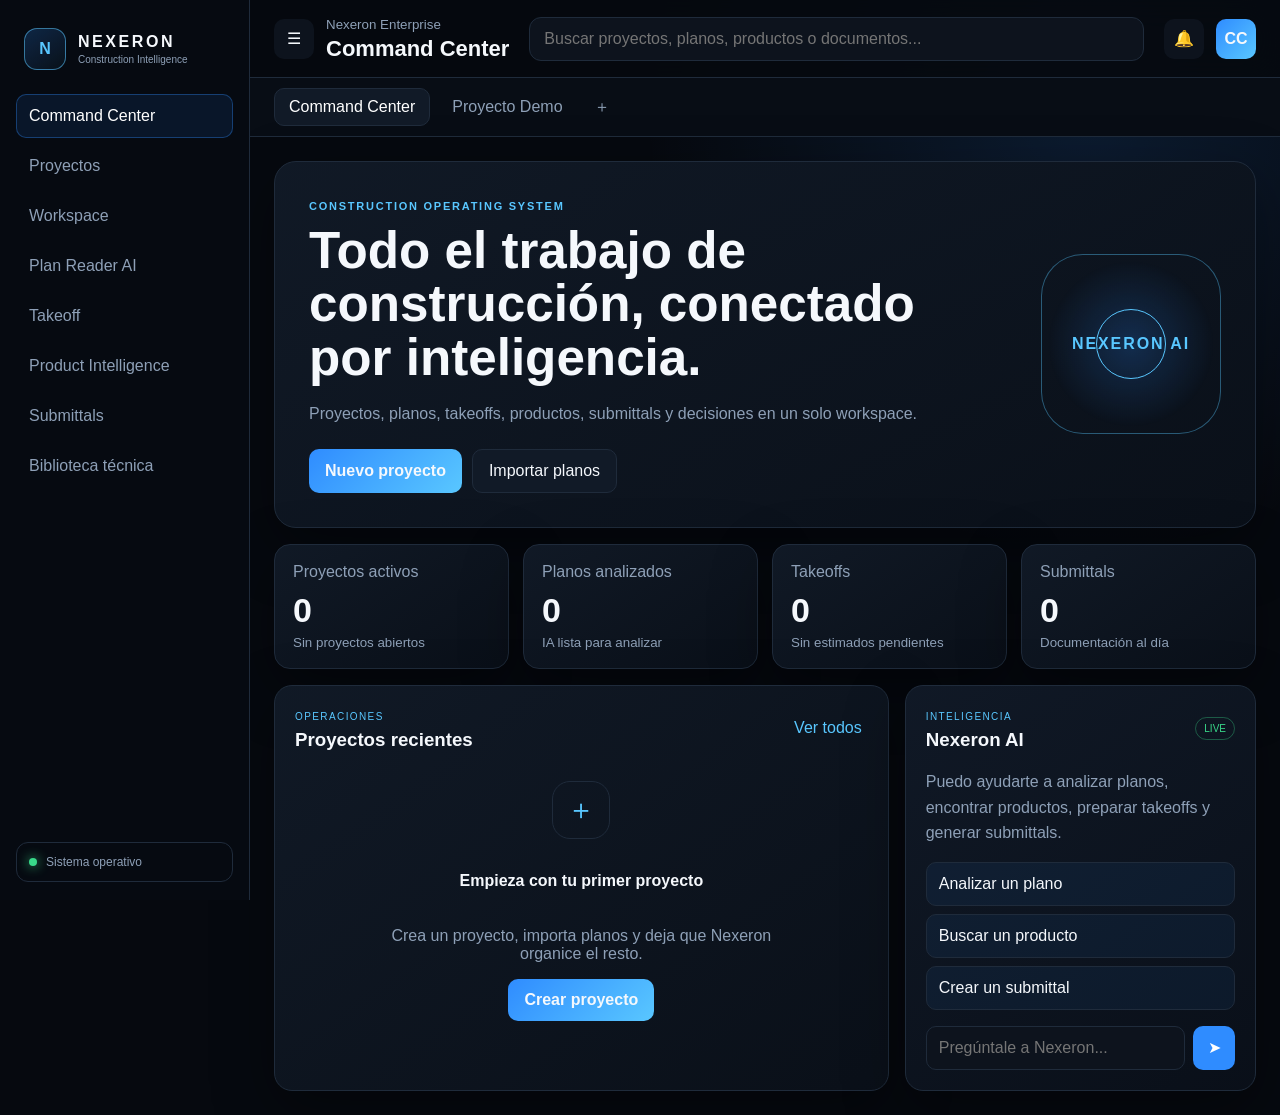
<file: index.html>
<!DOCTYPE html>
<html lang="es">
<head>
  <meta charset="UTF-8">
  <meta name="viewport" content="width=device-width, initial-scale=1.0">
  <title>Nexeron Enterprise</title>
  <link rel="stylesheet" href="styles.css">
</head>
<body>
  <div class="app">
    <aside class="sidebar">
      <div class="brand">
        <div class="brand-symbol">N</div>
        <div><strong>NEXERON</strong><span>Construction Intelligence</span></div>
      </div>
      <nav class="nav">
        <button class="nav-item active" data-view="command-center">Command Center</button>
        <button class="nav-item" data-view="projects">Proyectos</button>
        <button class="nav-item" data-view="workspace">Workspace</button>
        <button class="nav-item" data-view="plan-reader">Plan Reader AI</button>
        <button class="nav-item" data-view="takeoff">Takeoff</button>
        <button class="nav-item" data-view="products">Product Intelligence</button>
        <button class="nav-item" data-view="submittals">Submittals</button>
        <button class="nav-item" data-view="library">Biblioteca técnica</button>
      </nav>
      <div class="sidebar-footer"><div class="status-dot"></div><span>Sistema operativo</span></div>
    </aside>

    <section class="workspace-shell">
      <header class="topbar">
        <div class="topbar-left">
          <button id="menuToggle" class="icon-btn">☰</button>
          <div><small>Nexeron Enterprise</small><h1 id="pageTitle">Command Center</h1></div>
        </div>
        <div class="topbar-center"><input type="search" placeholder="Buscar proyectos, planos, productos o documentos..."></div>
        <div class="topbar-right"><button class="icon-btn">🔔</button><button class="profile-btn">CC</button></div>
      </header>

      <div class="tabbar">
        <button class="tab active">Command Center</button>
        <button class="tab">Proyecto Demo</button>
        <button class="tab-add">＋</button>
      </div>

      <main class="content">
        <section id="command-center" class="view active">
          <div class="hero">
            <div>
              <span class="kicker">Construction Operating System</span>
              <h2>Todo el trabajo de construcción, conectado por inteligencia.</h2>
              <p>Proyectos, planos, takeoffs, productos, submittals y decisiones en un solo workspace.</p>
              <div class="hero-actions"><button class="primary">Nuevo proyecto</button><button class="secondary">Importar planos</button></div>
            </div>
            <div class="hero-visual"><div class="pulse"></div><span>NEXERON AI</span></div>
          </div>

          <div class="metric-grid">
            <article class="metric"><span>Proyectos activos</span><strong>0</strong><small>Sin proyectos abiertos</small></article>
            <article class="metric"><span>Planos analizados</span><strong>0</strong><small>IA lista para analizar</small></article>
            <article class="metric"><span>Takeoffs</span><strong>0</strong><small>Sin estimados pendientes</small></article>
            <article class="metric"><span>Submittals</span><strong>0</strong><small>Documentación al día</small></article>
          </div>

          <div class="main-grid">
            <section class="panel projects-panel">
              <div class="panel-head"><div><small>OPERACIONES</small><h3>Proyectos recientes</h3></div><button class="ghost">Ver todos</button></div>
              <div class="empty"><div class="empty-icon">＋</div><h4>Empieza con tu primer proyecto</h4><p>Crea un proyecto, importa planos y deja que Nexeron organice el resto.</p><button class="primary">Crear proyecto</button></div>
            </section>
            <aside class="panel intelligence-panel">
              <div class="panel-head"><div><small>INTELIGENCIA</small><h3>Nexeron AI</h3></div><span class="live-badge">LIVE</span></div>
              <div class="ai-card">
                <p>Puedo ayudarte a analizar planos, encontrar productos, preparar takeoffs y generar submittals.</p>
                <div class="suggestions"><button>Analizar un plano</button><button>Buscar un producto</button><button>Crear un submittal</button></div>
                <div class="ai-input"><input placeholder="Pregúntale a Nexeron..."><button>➤</button></div>
              </div>
            </aside>
          </div>
        </section>

        <section id="projects" class="view module"><span class="kicker">Módulo</span><h2>Proyectos</h2><p>Aquí construiremos el ecosistema completo de cada proyecto.</p></section>
        <section id="workspace" class="view module"><span class="kicker">Módulo</span><h2>Workspace</h2><p>Aquí abrirán planos, takeoffs, notas, productos y documentos en pestañas.</p></section>
        <section id="plan-reader" class="view module"><span class="kicker">Módulo</span><h2>Plan Reader AI</h2><p>Este será el corazón de Nexeron para leer y analizar planos.</p></section>
        <section id="takeoff" class="view module"><span class="kicker">Módulo</span><h2>Takeoff</h2><p>Aquí migraremos y mejoraremos el sistema de cantidades.</p></section>
        <section id="products" class="view module"><span class="kicker">Módulo</span><h2>Product Intelligence</h2><p>Productos, equivalentes, fichas técnicas y recomendaciones inteligentes.</p></section>
        <section id="submittals" class="view module"><span class="kicker">Módulo</span><h2>Submittals</h2><p>Generación y control profesional de submittals.</p></section>
        <section id="library" class="view module"><span class="kicker">Módulo</span><h2>Biblioteca técnica</h2><p>Documentos oficiales, especificaciones y PDFs de fabricantes.</p></section>
      </main>
    </section>
  </div>
  <script src="script.js"></script>
</body>
</html>
</file>
<file: styles.css>
:root{--bg:#06090f;--panel:#0d131d;--panel2:#111a27;--line:#1f2b3b;--text:#f5f8fc;--muted:#8ea0b7;--blue:#2f8cff;--cyan:#59c7ff;--green:#39d98a;--shadow:0 20px 60px rgba(0,0,0,.35)}
*{box-sizing:border-box}html{color-scheme:dark}body{margin:0;min-height:100vh;background:radial-gradient(circle at 85% 10%,rgba(47,140,255,.14),transparent 30%),var(--bg);color:var(--text);font-family:Inter,Segoe UI,Arial,sans-serif}button,input{font:inherit}button{cursor:pointer}.app{display:grid;grid-template-columns:250px 1fr;min-height:100vh}.sidebar{position:sticky;top:0;height:100vh;padding:20px 16px;border-right:1px solid var(--line);background:rgba(7,11,18,.96)}.brand{display:flex;align-items:center;gap:12px;padding:8px 8px 24px}.brand-symbol{width:42px;height:42px;display:grid;place-items:center;border-radius:13px;border:1px solid rgba(89,199,255,.55);background:linear-gradient(145deg,rgba(47,140,255,.22),rgba(89,199,255,.04));color:var(--cyan);font-weight:900}.brand strong,.brand span{display:block}.brand strong{letter-spacing:.16em}.brand span{font-size:10px;color:var(--muted);margin-top:3px}.nav{display:grid;gap:6px}.nav-item{border:1px solid transparent;border-radius:10px;background:transparent;color:var(--muted);padding:12px;text-align:left}.nav-item:hover,.nav-item.active{color:white;border-color:rgba(47,140,255,.35);background:rgba(47,140,255,.10)}.sidebar-footer{position:absolute;left:16px;right:16px;bottom:18px;display:flex;align-items:center;gap:9px;padding:12px;border:1px solid var(--line);border-radius:12px;color:var(--muted);font-size:12px}.status-dot{width:8px;height:8px;border-radius:50%;background:var(--green);box-shadow:0 0 12px var(--green)}.workspace-shell{min-width:0}.topbar{position:sticky;top:0;z-index:10;min-height:78px;display:grid;grid-template-columns:auto minmax(240px,1fr) auto;align-items:center;gap:20px;padding:14px 24px;border-bottom:1px solid var(--line);background:rgba(6,9,15,.9);backdrop-filter:blur(18px)}.topbar-left,.topbar-right{display:flex;align-items:center;gap:12px}.topbar small{color:var(--muted)}.topbar h1{margin:3px 0 0;font-size:22px}.topbar-center input{width:100%;padding:12px 14px;border:1px solid var(--line);border-radius:12px;background:var(--panel);color:var(--text);outline:none}.topbar-center input:focus{border-color:var(--blue);box-shadow:0 0 0 3px rgba(47,140,255,.12)}.icon-btn,.profile-btn,.tab,.tab-add,.primary,.secondary,.ghost{border:0;border-radius:10px;color:var(--text)}.icon-btn{width:40px;height:40px;background:var(--panel)}.profile-btn{width:40px;height:40px;background:linear-gradient(135deg,var(--blue),var(--cyan));font-weight:800}.tabbar{display:flex;align-items:center;gap:8px;padding:10px 24px;border-bottom:1px solid var(--line);background:#080d15}.tab{padding:9px 14px;background:transparent;color:var(--muted)}.tab.active{background:var(--panel2);color:white;border:1px solid var(--line)}.tab-add{width:34px;height:34px;background:transparent;color:var(--muted)}.content{padding:24px}.view{display:none}.view.active{display:block}.hero,.panel,.metric,.module{border:1px solid var(--line);background:linear-gradient(145deg,rgba(17,26,39,.95),rgba(10,16,25,.95));box-shadow:var(--shadow)}.hero{display:flex;justify-content:space-between;align-items:center;gap:30px;padding:34px;border-radius:22px;overflow:hidden}.kicker{color:var(--cyan);font-size:11px;font-weight:800;letter-spacing:.16em;text-transform:uppercase}.hero h2{max-width:760px;margin:10px 0 14px;font-size:clamp(32px,4vw,54px);line-height:1.04}.hero p{max-width:720px;color:var(--muted);line-height:1.7}.hero-actions{display:flex;gap:10px;margin-top:22px}.primary{padding:12px 16px;background:linear-gradient(135deg,var(--blue),var(--cyan));font-weight:800}.secondary{padding:12px 16px;border:1px solid var(--line);background:var(--panel2)}.hero-visual{min-width:180px;min-height:180px;border-radius:42px;border:1px solid rgba(89,199,255,.4);display:grid;place-items:center;position:relative;background:radial-gradient(circle,rgba(47,140,255,.22),transparent 66%);color:var(--cyan);font-weight:900;letter-spacing:.12em}.pulse{position:absolute;width:70px;height:70px;border-radius:50%;border:1px solid var(--cyan);animation:pulse 2s infinite}@keyframes pulse{0%{transform:scale(.8);opacity:1}100%{transform:scale(2.2);opacity:0}}.metric-grid{display:grid;grid-template-columns:repeat(4,1fr);gap:14px;margin-top:16px}.metric{padding:18px;border-radius:16px}.metric span,.metric small{display:block;color:var(--muted)}.metric strong{display:block;font-size:34px;margin:10px 0 5px}.main-grid{display:grid;grid-template-columns:1.4fr .8fr;gap:16px;margin-top:16px}.panel{border-radius:18px;padding:20px}.panel-head{display:flex;justify-content:space-between;align-items:center;gap:12px}.panel-head small{color:var(--cyan);font-size:10px;letter-spacing:.14em}.panel-head h3{margin:5px 0 0}.ghost{background:transparent;color:var(--cyan)}.empty{min-height:300px;display:grid;place-items:center;align-content:center;text-align:center;padding:24px}.empty p{max-width:440px;color:var(--muted)}.empty-icon{width:58px;height:58px;border:1px solid var(--line);border-radius:18px;display:grid;place-items:center;font-size:28px;color:var(--cyan);margin-bottom:12px}.live-badge{font-size:10px;color:var(--green);border:1px solid rgba(57,217,138,.35);padding:5px 8px;border-radius:999px}.ai-card{margin-top:18px}.ai-card>p{color:var(--muted);line-height:1.6}.suggestions{display:grid;gap:8px}.suggestions button{padding:12px;border:1px solid var(--line);border-radius:10px;background:rgba(47,140,255,.07);color:var(--text);text-align:left}.ai-input{display:grid;grid-template-columns:1fr auto;gap:8px;margin-top:16px}.ai-input input{padding:12px;border:1px solid var(--line);border-radius:10px;background:var(--panel);color:var(--text)}.ai-input button{width:42px;border:0;border-radius:10px;background:var(--blue);color:white}.module{min-height:560px;border-radius:22px;padding:34px}.module p{color:var(--muted)}@media(max-width:1050px){.metric-grid{grid-template-columns:repeat(2,1fr)}.main-grid{grid-template-columns:1fr}}@media(max-width:800px){.app{grid-template-columns:1fr}.sidebar{position:fixed;z-index:30;width:250px;transform:translateX(-100%);transition:.2s}.sidebar.open{transform:translateX(0)}.topbar{grid-template-columns:1fr auto}.topbar-center{grid-column:1/-1}.content{padding:16px}.hero{flex-direction:column;align-items:flex-start}}@media(max-width:560px){.metric-grid{grid-template-columns:1fr}}
</file>
